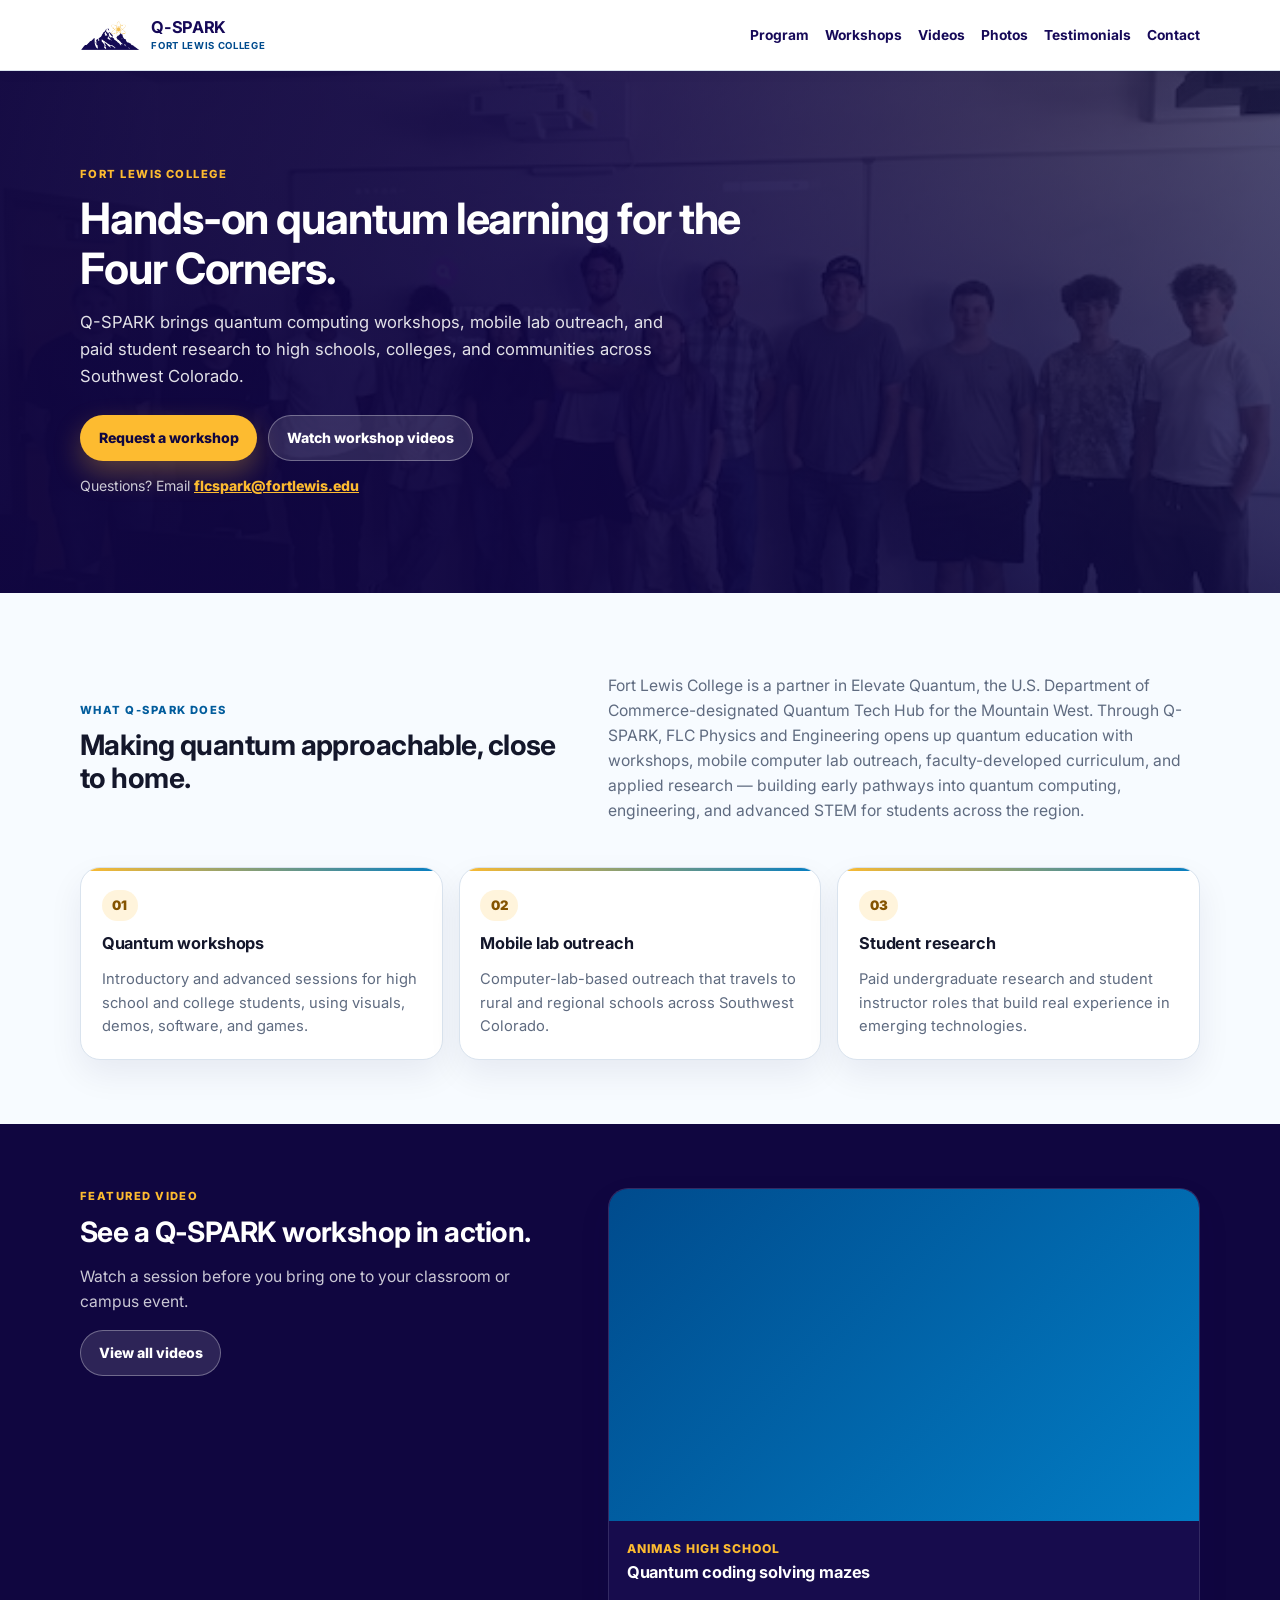
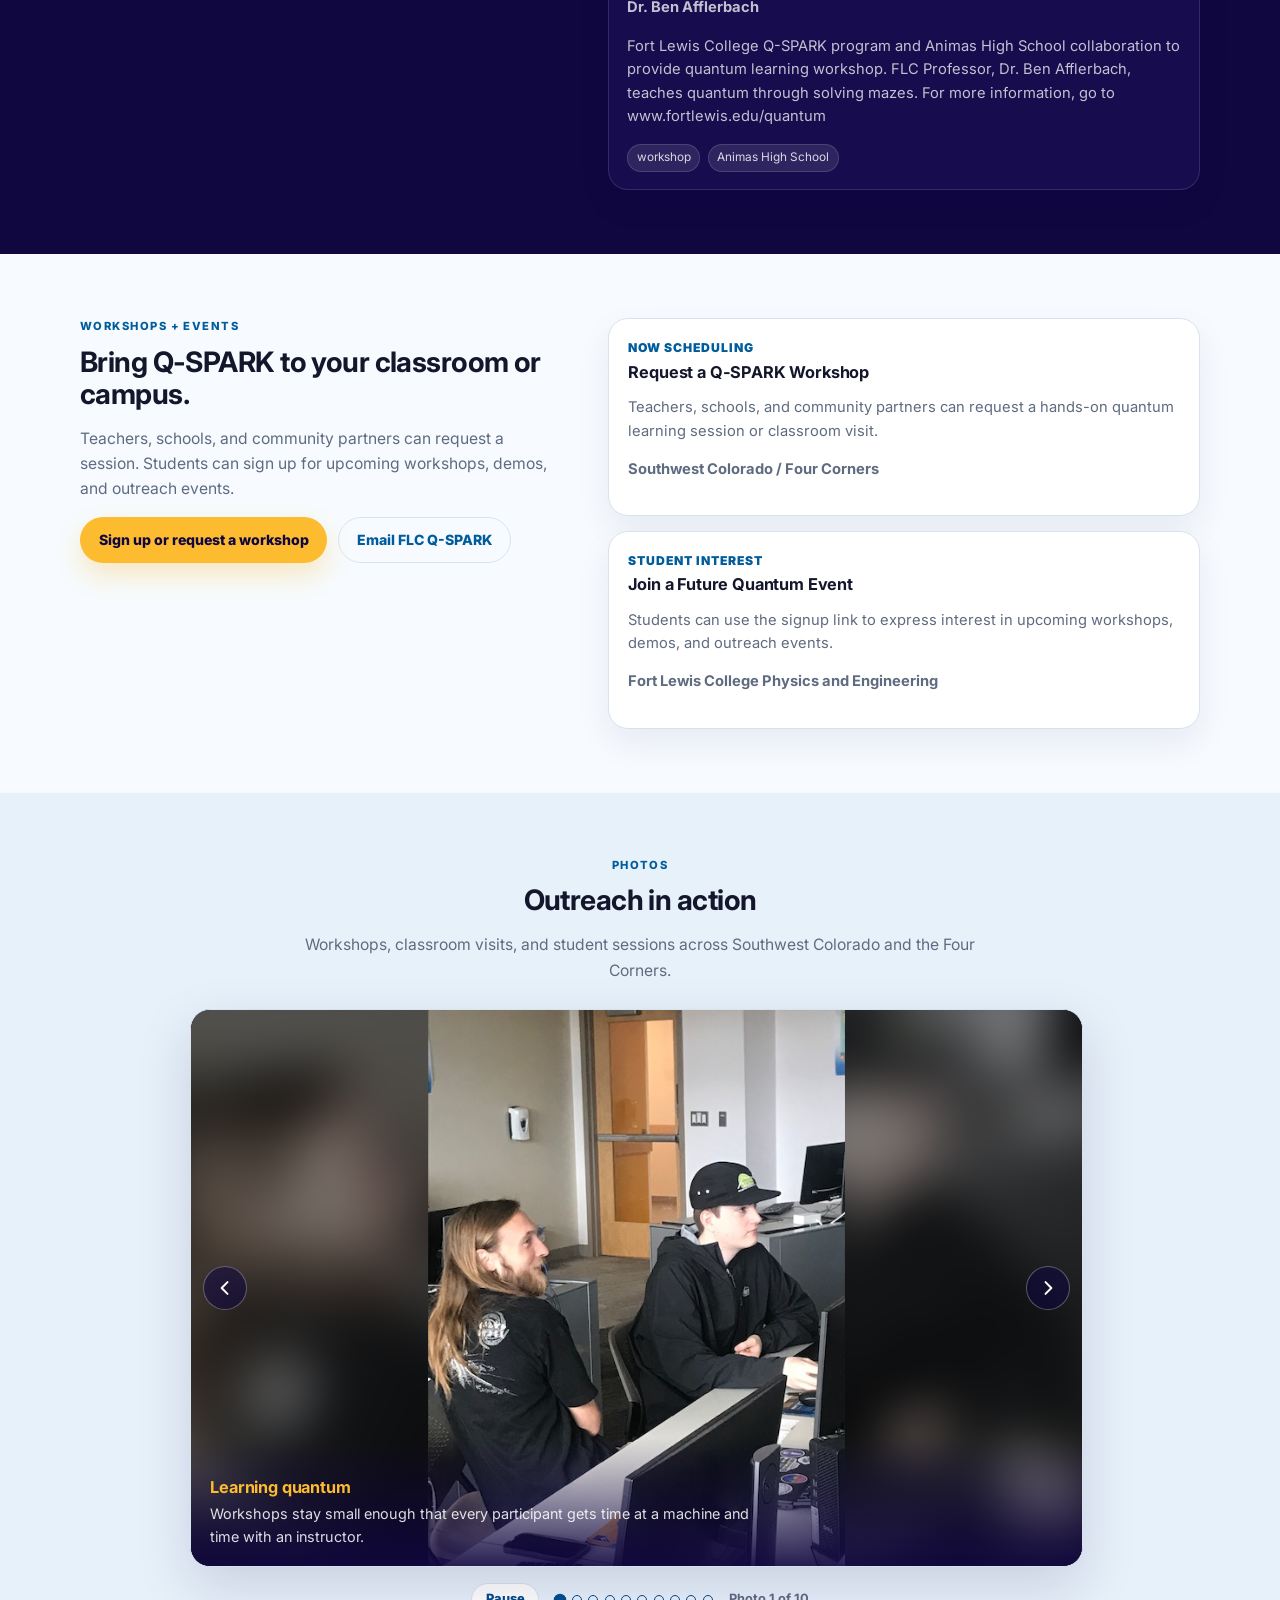
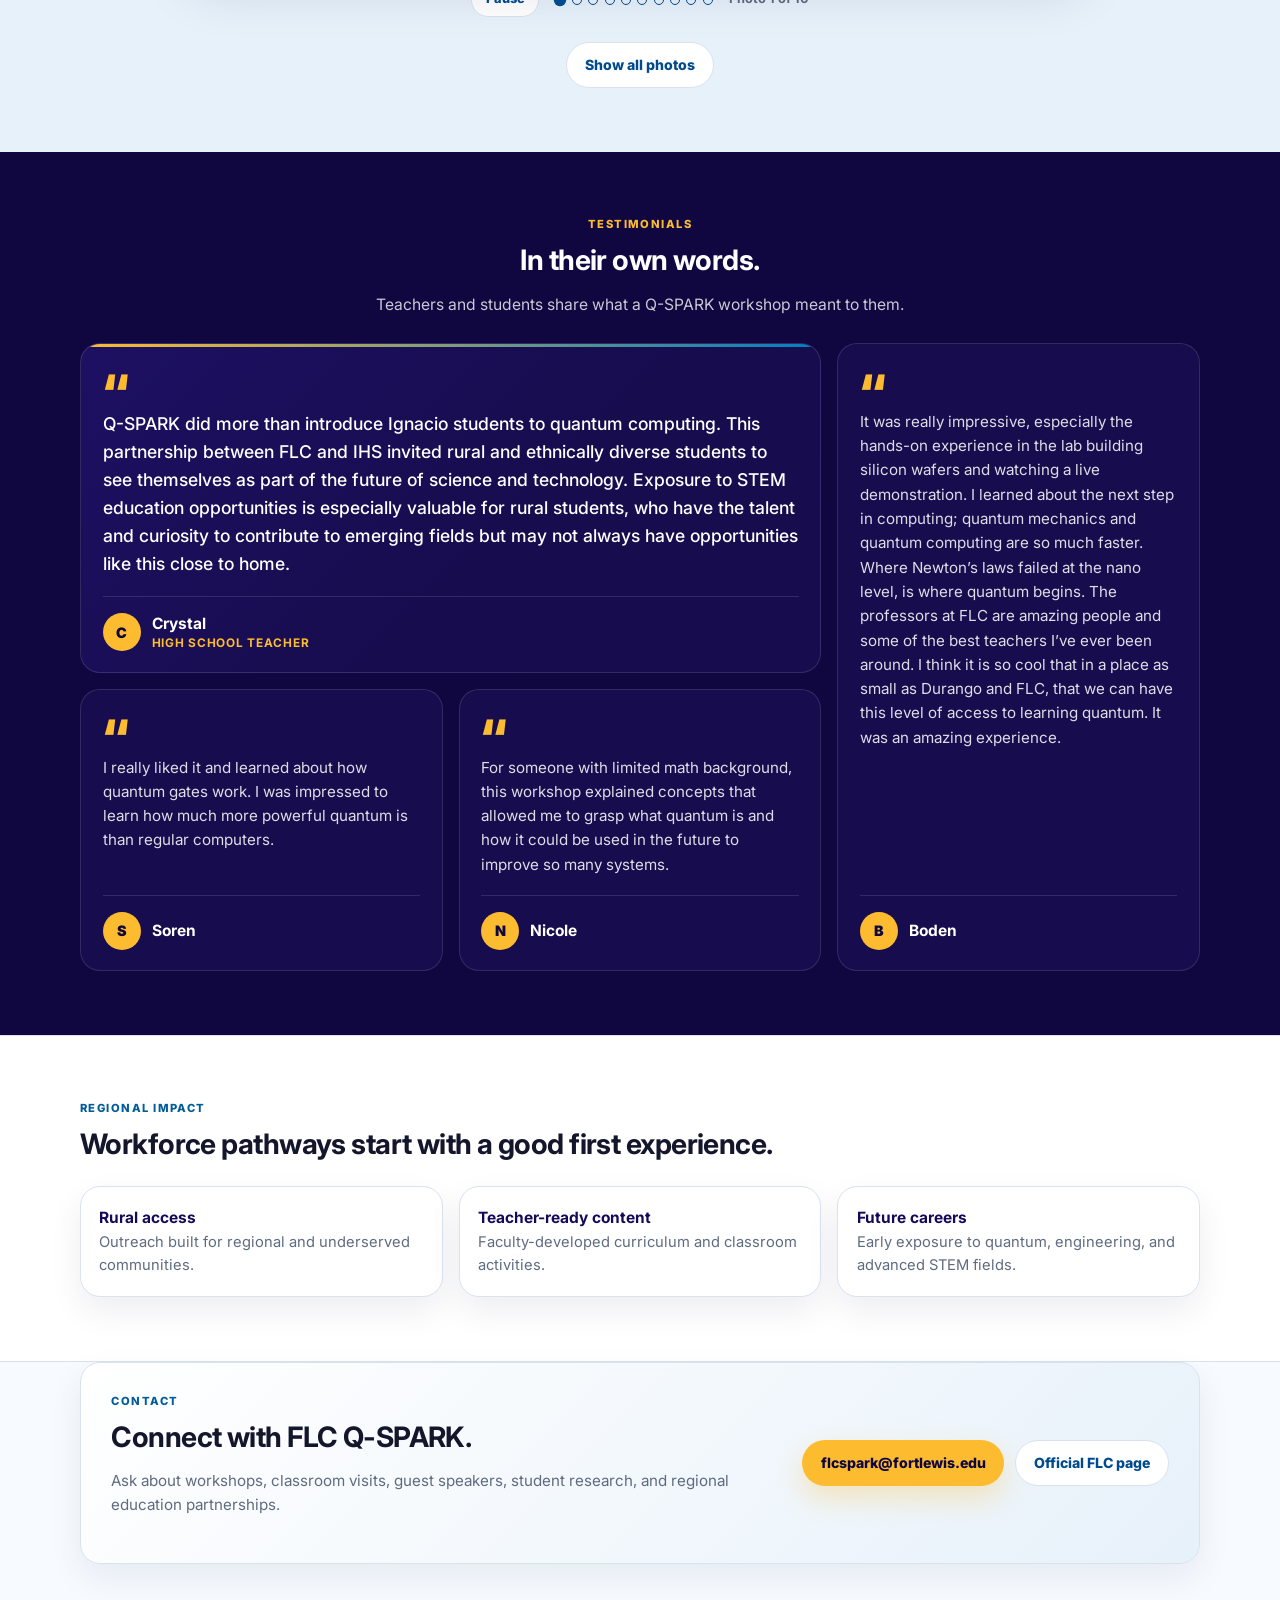
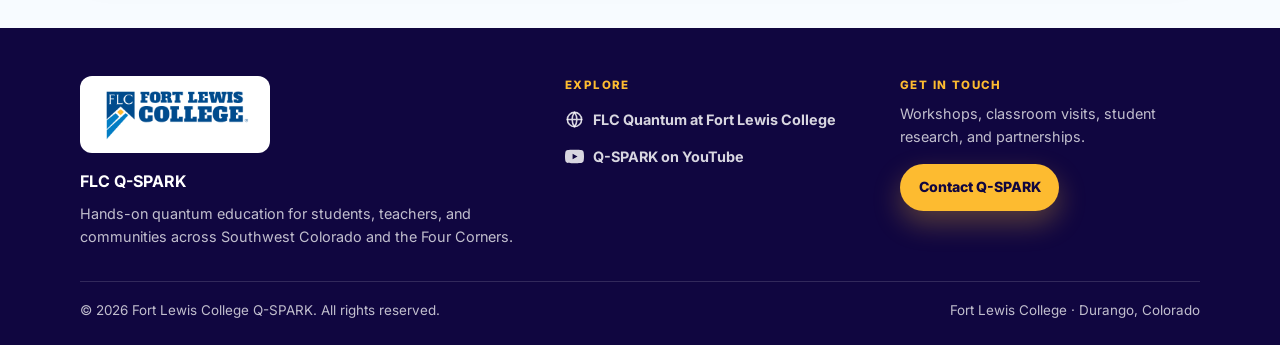
<file: index.html>
<!doctype html>
<html lang="en">
<head>
  <meta charset="utf-8">
  <meta name="viewport" content="width=device-width, initial-scale=1">
  <title>FLC Q-SPARK | Quantum Learning for the Four Corners</title>
  <meta name="description" content="Fort Lewis College Q-SPARK connects students, teachers, and regional communities to hands-on quantum computing education, workshops, and research pathways.">
  <link rel="icon" href="assets/logo/qspark-mark.png">
  <link rel="preconnect" href="https://fonts.googleapis.com">
  <link rel="preconnect" href="https://fonts.gstatic.com" crossorigin>
  <link href="https://fonts.googleapis.com/css2?family=Inter:wght@400;500;600;700;800&display=swap" rel="stylesheet">
  <link rel="stylesheet" href="styles.css">
</head>
<body>
  <a class="skip-link" href="#main">Skip to content</a>
  <header class="site-header" data-header>
    <div class="container nav-wrap">
      <a class="brand" href="index.html" aria-label="FLC Q-SPARK home">
        <img src="assets/logo/qspark-mark.png" alt="" class="brand-logo" width="412" height="206">
        <span>
          <strong>Q-SPARK</strong>
          <small>Fort Lewis College</small>
        </span>
      </a>
      <button class="nav-toggle" type="button" aria-label="Open navigation" aria-expanded="false" data-nav-toggle>
        <span></span><span></span><span></span>
      </button>
      <nav class="site-nav" data-nav>
        <a href="#program">Program</a>
        <a href="#events">Workshops</a>
        <a href="videos.html">Videos</a>
        <a href="photos.html">Photos</a>
        <a href="#testimonials">Testimonials</a>
        <a href="#contact">Contact</a>
      </nav>
    </div>
  </header>

  <main id="main">
    <section class="hero" id="top">
      <img class="hero-bg" src="assets/photos/workshop-group.jpg" alt="" aria-hidden="true" width="640" height="480">
      <div class="container">
        <div class="hero-inner">
          <p class="eyebrow">Fort Lewis College</p>
          <h1>Hands-on quantum learning for the Four Corners.</h1>
          <p class="hero-text">Q-SPARK brings quantum computing workshops, mobile lab outreach, and paid student research to high schools, colleges, and communities across Southwest Colorado.</p>
          <div class="hero-actions">
            <a class="button primary" data-signup-link href="https://forms.cloud.microsoft/pages/responsepage.aspx?id=carsTXKOjEKW-wcjvNGYUTqGf9m3ek9DtELFqSrasz9UNklKTkhURUgxQzUzNjMwVDRZRzAyRUFHTC4u&amp;origin=lprLink&amp;route=shorturl" target="_blank" rel="noopener">Request a workshop</a>
            <a class="button secondary" href="videos.html">Watch workshop videos</a>
          </div>
          <p class="note">Questions? Email <a href="mailto:flcspark@fortlewis.edu">flcspark@fortlewis.edu</a></p>
        </div>
      </div>
    </section>

    <section class="section" id="program">
      <div class="container split">
        <div>
          <p class="eyebrow">What Q-SPARK does</p>
          <h2>Making quantum approachable, close to home.</h2>
        </div>
        <div class="copy-block">
          <p>Fort Lewis College is a partner in Elevate Quantum, the U.S. Department of Commerce-designated Quantum Tech Hub for the Mountain West. Through Q-SPARK, FLC Physics and Engineering opens up quantum education with workshops, mobile computer lab outreach, faculty-developed curriculum, and applied research &mdash; building early pathways into quantum computing, engineering, and advanced STEM for students across the region.</p>
        </div>
      </div>
      <div class="container card-grid">
        <article class="feature-card">
          <span class="icon">01</span>
          <h3>Quantum workshops</h3>
          <p>Introductory and advanced sessions for high school and college students, using visuals, demos, software, and games.</p>
        </article>
        <article class="feature-card">
          <span class="icon">02</span>
          <h3>Mobile lab outreach</h3>
          <p>Computer-lab-based outreach that travels to rural and regional schools across Southwest Colorado.</p>
        </article>
        <article class="feature-card">
          <span class="icon">03</span>
          <h3>Student research</h3>
          <p>Paid undergraduate research and student instructor roles that build real experience in emerging technologies.</p>
        </article>
      </div>
    </section>

    <section class="section blue-section" id="featured-video">
      <div class="container split align-start">
        <div>
          <p class="eyebrow">Featured video</p>
          <h2>See a Q-SPARK workshop in action.</h2>
          <p class="section-intro light">Watch a session before you bring one to your classroom or campus event.</p>
          <a class="button secondary" href="videos.html">View all videos</a>
        </div>
        <div id="featuredVideo" aria-live="polite"></div>
      </div>
    </section>

    <section class="section" id="events">
      <div class="container split align-start">
        <div>
          <p class="eyebrow">Workshops + events</p>
          <h2>Bring Q-SPARK to your classroom or campus.</h2>
          <p class="section-intro">Teachers, schools, and community partners can request a session. Students can sign up for upcoming workshops, demos, and outreach events.</p>
          <div class="stacked-actions">
            <a class="button primary" id="signupLink" data-signup-link href="https://forms.cloud.microsoft/pages/responsepage.aspx?id=carsTXKOjEKW-wcjvNGYUTqGf9m3ek9DtELFqSrasz9UNklKTkhURUgxQzUzNjMwVDRZRzAyRUFHTC4u&amp;origin=lprLink&amp;route=shorturl" target="_blank" rel="noopener">Sign up or request a workshop</a>
            <a class="button ghost" href="mailto:flcspark@fortlewis.edu?subject=Q-SPARK%20Workshop%20Interest">Email FLC Q-SPARK</a>
          </div>
        </div>
        <div class="event-list" id="eventList"></div>
      </div>
    </section>

    <section class="section gallery-section" id="photos">
      <div class="container section-heading">
        <p class="eyebrow">Photos</p>
        <h2>Outreach in action</h2>
        <p>Workshops, classroom visits, and student sessions across Southwest Colorado and the Four Corners.</p>
      </div>
      <div class="container">
        <div class="slideshow" id="photoSlideshow" aria-roledescription="carousel" aria-label="Q-SPARK photo slideshow"></div>
      </div>
      <div class="container gallery-actions">
        <a class="button secondary" href="photos.html">Show all photos</a>
      </div>
    </section>

    <section class="section blue-section" id="testimonials">
      <div class="container section-heading">
        <p class="eyebrow">Testimonials</p>
        <h2>In their own words.</h2>
        <p>Teachers and students share what a Q-SPARK workshop meant to them.</p>
      </div>
      <div class="container testimonial-grid">
        <figure class="testimonial is-featured">
          <blockquote>
            <p>Q-SPARK did more than introduce Ignacio students to quantum computing. This partnership between FLC and IHS invited rural and ethnically diverse students to see themselves as part of the future of science and technology. Exposure to STEM education opportunities is especially valuable for rural students, who have the talent and curiosity to contribute to emerging fields but may not always have opportunities like this close to home.</p>
          </blockquote>
          <figcaption class="testimonial-author">
            <span class="testimonial-initial" aria-hidden="true">C</span>
            <span><strong>Crystal</strong><small>High School Teacher</small></span>
          </figcaption>
        </figure>
        <figure class="testimonial is-tall">
          <blockquote>
            <p>It was really impressive, especially the hands-on experience in the lab building silicon wafers and watching a live demonstration. I learned about the next step in computing; quantum mechanics and quantum computing are so much faster. Where Newton&rsquo;s laws failed at the nano level, is where quantum begins. The professors at FLC are amazing people and some of the best teachers I&rsquo;ve ever been around. I think it is so cool that in a place as small as Durango and FLC, that we can have this level of access to learning quantum. It was an amazing experience.</p>
          </blockquote>
          <figcaption class="testimonial-author">
            <span class="testimonial-initial" aria-hidden="true">B</span>
            <span><strong>Boden</strong></span>
          </figcaption>
        </figure>
        <figure class="testimonial">
          <blockquote>
            <p>I really liked it and learned about how quantum gates work. I was impressed to learn how much more powerful quantum is than regular computers.</p>
          </blockquote>
          <figcaption class="testimonial-author">
            <span class="testimonial-initial" aria-hidden="true">S</span>
            <span><strong>Soren</strong></span>
          </figcaption>
        </figure>
        <figure class="testimonial">
          <blockquote>
            <p>For someone with limited math background, this workshop explained concepts that allowed me to grasp what quantum is and how it could be used in the future to improve so many systems.</p>
          </blockquote>
          <figcaption class="testimonial-author">
            <span class="testimonial-initial" aria-hidden="true">N</span>
            <span><strong>Nicole</strong></span>
          </figcaption>
        </figure>
      </div>
    </section>

    <section class="section impact-band" id="impact">
      <div class="container">
        <p class="eyebrow">Regional impact</p>
        <h2>Workforce pathways start with a good first experience.</h2>
        <div class="impact-list">
          <div><strong>Rural access</strong><span>Outreach built for regional and underserved communities.</span></div>
          <div><strong>Teacher-ready content</strong><span>Faculty-developed curriculum and classroom activities.</span></div>
          <div><strong>Future careers</strong><span>Early exposure to quantum, engineering, and advanced STEM fields.</span></div>
        </div>
      </div>
    </section>

    <section class="section contact-section" id="contact">
      <div class="container contact-card">
        <div>
          <p class="eyebrow">Contact</p>
          <h2>Connect with FLC Q-SPARK.</h2>
          <p>Ask about workshops, classroom visits, guest speakers, student research, and regional education partnerships.</p>
        </div>
        <div class="contact-actions">
          <a class="button primary" href="mailto:flcspark@fortlewis.edu">flcspark@fortlewis.edu</a>
          <a class="button secondary" href="https://www.fortlewis.edu/quantum/" target="_blank" rel="noopener">Official FLC page</a>
        </div>
      </div>
    </section>
  </main>

  <footer class="site-footer">
    <div class="container footer-grid">
      <div class="footer-brand">
        <img src="assets/logo/flc-logo.png" alt="Fort Lewis College" class="footer-logo" width="454" height="160">
        <strong>FLC Q-SPARK</strong>
        <p>Hands-on quantum education for students, teachers, and communities across Southwest Colorado and the Four Corners.</p>
      </div>
      <div class="footer-links">
        <span class="footer-heading">Explore</span>
        <ul>
          <li>
            <a href="https://www.fortlewis.edu/quantum" target="_blank" rel="noopener">
              <svg viewBox="0 0 24 24" fill="none" stroke="currentColor" stroke-width="2" stroke-linecap="round" stroke-linejoin="round" aria-hidden="true"><circle cx="12" cy="12" r="9"></circle><path d="M3 12h18M12 3a15 15 0 0 1 0 18a15 15 0 0 1 0-18"></path></svg>
              FLC Quantum at Fort Lewis College
            </a>
          </li>
          <li>
            <a href="https://www.youtube.com/@FLCQSPARK" target="_blank" rel="noopener">
              <svg viewBox="0 0 24 24" fill="currentColor" aria-hidden="true"><path d="M23.5 6.2a3 3 0 0 0-2.1-2.1C19.5 3.5 12 3.5 12 3.5s-7.5 0-9.4.6A3 3 0 0 0 .5 6.2 31.2 31.2 0 0 0 0 12a31.2 31.2 0 0 0 .5 5.8 3 3 0 0 0 2.1 2.1c1.9.6 9.4.6 9.4.6s7.5 0 9.4-.6a3 3 0 0 0 2.1-2.1A31.2 31.2 0 0 0 24 12a31.2 31.2 0 0 0-.5-5.8ZM9.6 15.6V8.4l6.2 3.6-6.2 3.6Z"></path></svg>
              Q-SPARK on YouTube
            </a>
          </li>
        </ul>
      </div>
      <div class="footer-contact">
        <span class="footer-heading">Get in touch</span>
        <p>Workshops, classroom visits, student research, and partnerships.</p>
        <a class="button primary" href="mailto:flcspark@fortlewis.edu?subject=Q-SPARK%20Inquiry">Contact Q-SPARK</a>
      </div>
    </div>
    <div class="container footer-bottom">
      <p>&copy; <span data-year>2026</span> Fort Lewis College Q-SPARK. All rights reserved.</p>
      <p>Fort Lewis College &middot; Durango, Colorado</p>
    </div>
  </footer>

  <script src="script.js"></script>
</body>
</html>
</file>
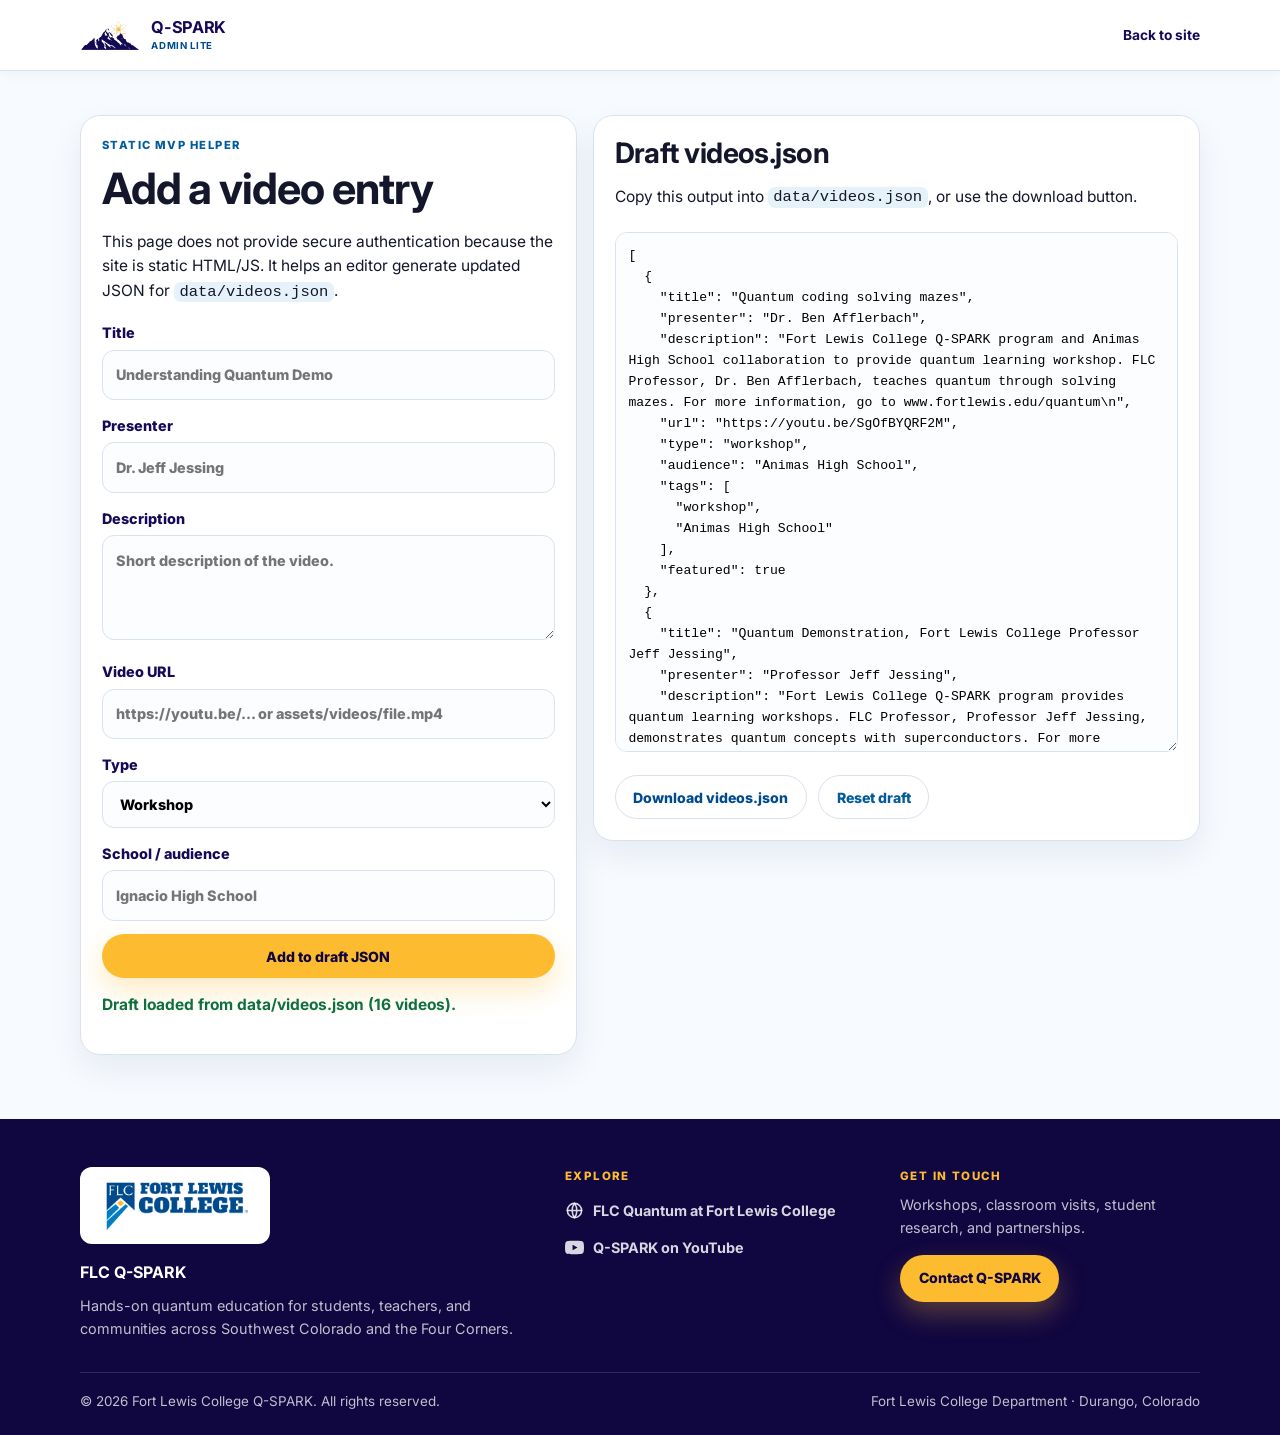
<file: admin.html>
<!doctype html>
<html lang="en">
<head>
  <meta charset="utf-8">
  <meta name="viewport" content="width=device-width, initial-scale=1">
  <title>Admin Lite | FLC Q-SPARK</title>
  <meta name="description" content="Static-site helper for preparing new Q-SPARK video entries.">
  <link rel="icon" href="assets/logo/qspark-mark.png">
  <link rel="preconnect" href="https://fonts.googleapis.com">
  <link rel="preconnect" href="https://fonts.gstatic.com" crossorigin>
  <link href="https://fonts.googleapis.com/css2?family=Inter:wght@400;500;600;700;800&display=swap" rel="stylesheet">
  <link rel="stylesheet" href="styles.css">
</head>
<body class="admin-page">
  <header class="site-header">
    <div class="container nav-wrap">
      <a class="brand" href="index.html">
        <img src="assets/logo/qspark-mark.png" alt="" class="brand-logo" width="412" height="206">
        <span><strong>Q-SPARK</strong><small>Admin Lite</small></span>
      </a>
      <nav class="site-nav always-open"><a href="index.html">Back to site</a></nav>
    </div>
  </header>
  <main class="section admin-main">
    <div class="container admin-grid">
      <section class="admin-card">
        <p class="eyebrow">Static MVP helper</p>
        <h1>Add a video entry</h1>
        <p>This page does not provide secure authentication because the site is static HTML/JS. It helps an editor generate updated JSON for <code>data/videos.json</code>.</p>
        <form id="videoForm" class="admin-form">
          <label>Title<input name="title" required placeholder="Understanding Quantum Demo"></label>
          <label>Presenter<input name="presenter" placeholder="Dr. Jeff Jessing"></label>
          <label>Description<textarea name="description" required placeholder="Short description of the video."></textarea></label>
          <label>Video URL<input name="url" required placeholder="https://youtu.be/... or assets/videos/file.mp4"></label>
          <label>Type<select name="type"><option value="workshop">Workshop</option><option value="demo">Demo</option><option value="trailer">Trailer</option></select></label>
          <label>School / audience<input name="audience" placeholder="Ignacio High School"></label>
          <button class="button primary" type="submit">Add to draft JSON</button>
        </form>
      </section>
      <section class="admin-card">
        <h2>Draft videos.json</h2>
        <p>Copy this output into <code>data/videos.json</code>, or use the download button.</p>
        <textarea id="jsonOutput" class="json-output" spellcheck="false"></textarea>
        <div class="stacked-actions compact-actions">
          <button class="button secondary" id="downloadJson" type="button">Download videos.json</button>
          <button class="button ghost" id="resetDraft" type="button">Reset draft</button>
        </div>
      </section>
    </div>
  </main>

  <footer class="site-footer">
    <div class="container footer-grid">
      <div class="footer-brand">
        <img src="assets/logo/flc-logo.png" alt="Fort Lewis College" class="footer-logo" width="454" height="160">
        <strong>FLC Q-SPARK</strong>
        <p>Hands-on quantum education for students, teachers, and communities across Southwest Colorado and the Four Corners.</p>
      </div>
      <div class="footer-links">
        <span class="footer-heading">Explore</span>
        <ul>
          <li>
            <a href="https://www.fortlewis.edu/quantum" target="_blank" rel="noopener">
              <svg viewBox="0 0 24 24" fill="none" stroke="currentColor" stroke-width="2" stroke-linecap="round" stroke-linejoin="round" aria-hidden="true"><circle cx="12" cy="12" r="9"></circle><path d="M3 12h18M12 3a15 15 0 0 1 0 18a15 15 0 0 1 0-18"></path></svg>
              FLC Quantum at Fort Lewis College
            </a>
          </li>
          <li>
            <a href="https://www.youtube.com/@FLCQSPARK" target="_blank" rel="noopener">
              <svg viewBox="0 0 24 24" fill="currentColor" aria-hidden="true"><path d="M23.5 6.2a3 3 0 0 0-2.1-2.1C19.5 3.5 12 3.5 12 3.5s-7.5 0-9.4.6A3 3 0 0 0 .5 6.2 31.2 31.2 0 0 0 0 12a31.2 31.2 0 0 0 .5 5.8 3 3 0 0 0 2.1 2.1c1.9.6 9.4.6 9.4.6s7.5 0 9.4-.6a3 3 0 0 0 2.1-2.1A31.2 31.2 0 0 0 24 12a31.2 31.2 0 0 0-.5-5.8ZM9.6 15.6V8.4l6.2 3.6-6.2 3.6Z"></path></svg>
              Q-SPARK on YouTube
            </a>
          </li>
        </ul>
      </div>
      <div class="footer-contact">
        <span class="footer-heading">Get in touch</span>
        <p>Workshops, classroom visits, student research, and partnerships.</p>
        <a class="button primary" href="mailto:flcspark@fortlewis.edu?subject=Q-SPARK%20Inquiry">Contact Q-SPARK</a>
      </div>
    </div>
    <div class="container footer-bottom">
      <p>&copy; <span data-year>2026</span> Fort Lewis College Q-SPARK. All rights reserved.</p>
      <p>Fort Lewis College Department &middot; Durango, Colorado</p>
    </div>
  </footer>

  <script src="admin.js"></script>
</body>
</html>
</file>
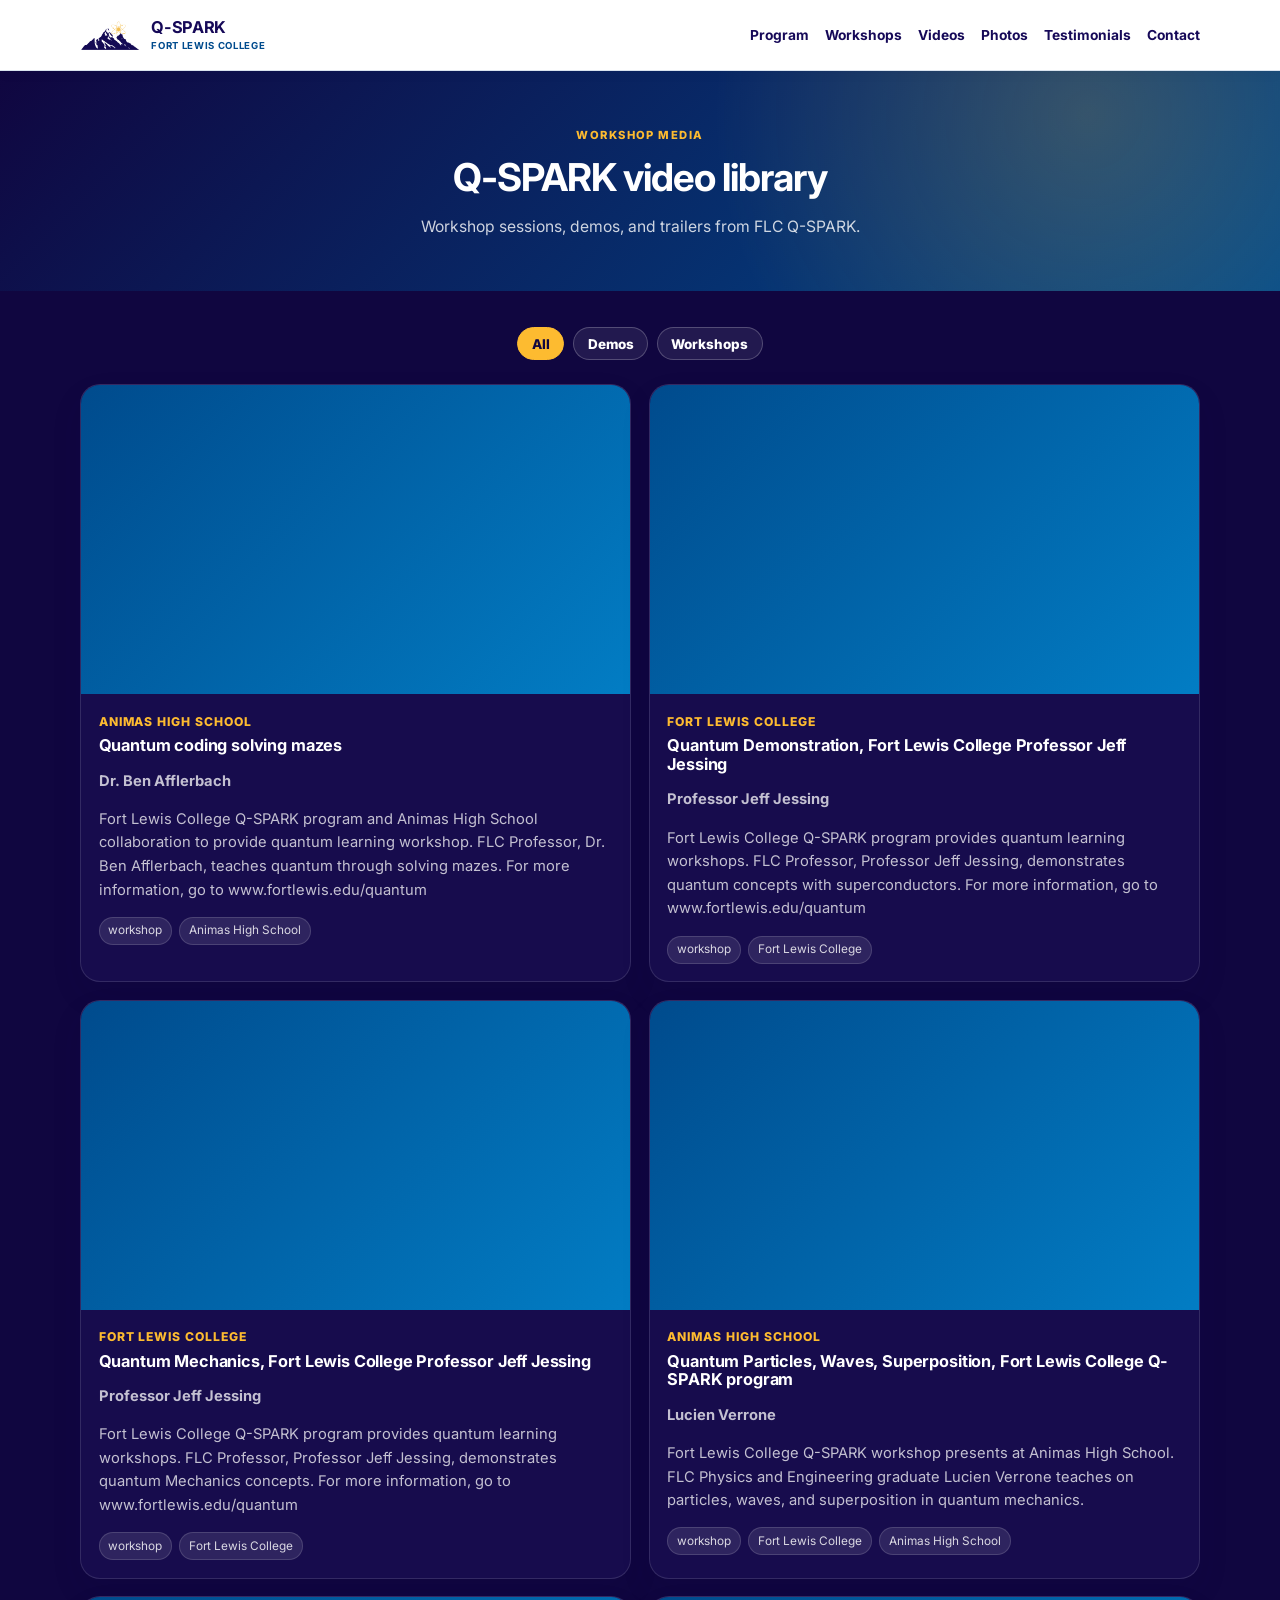
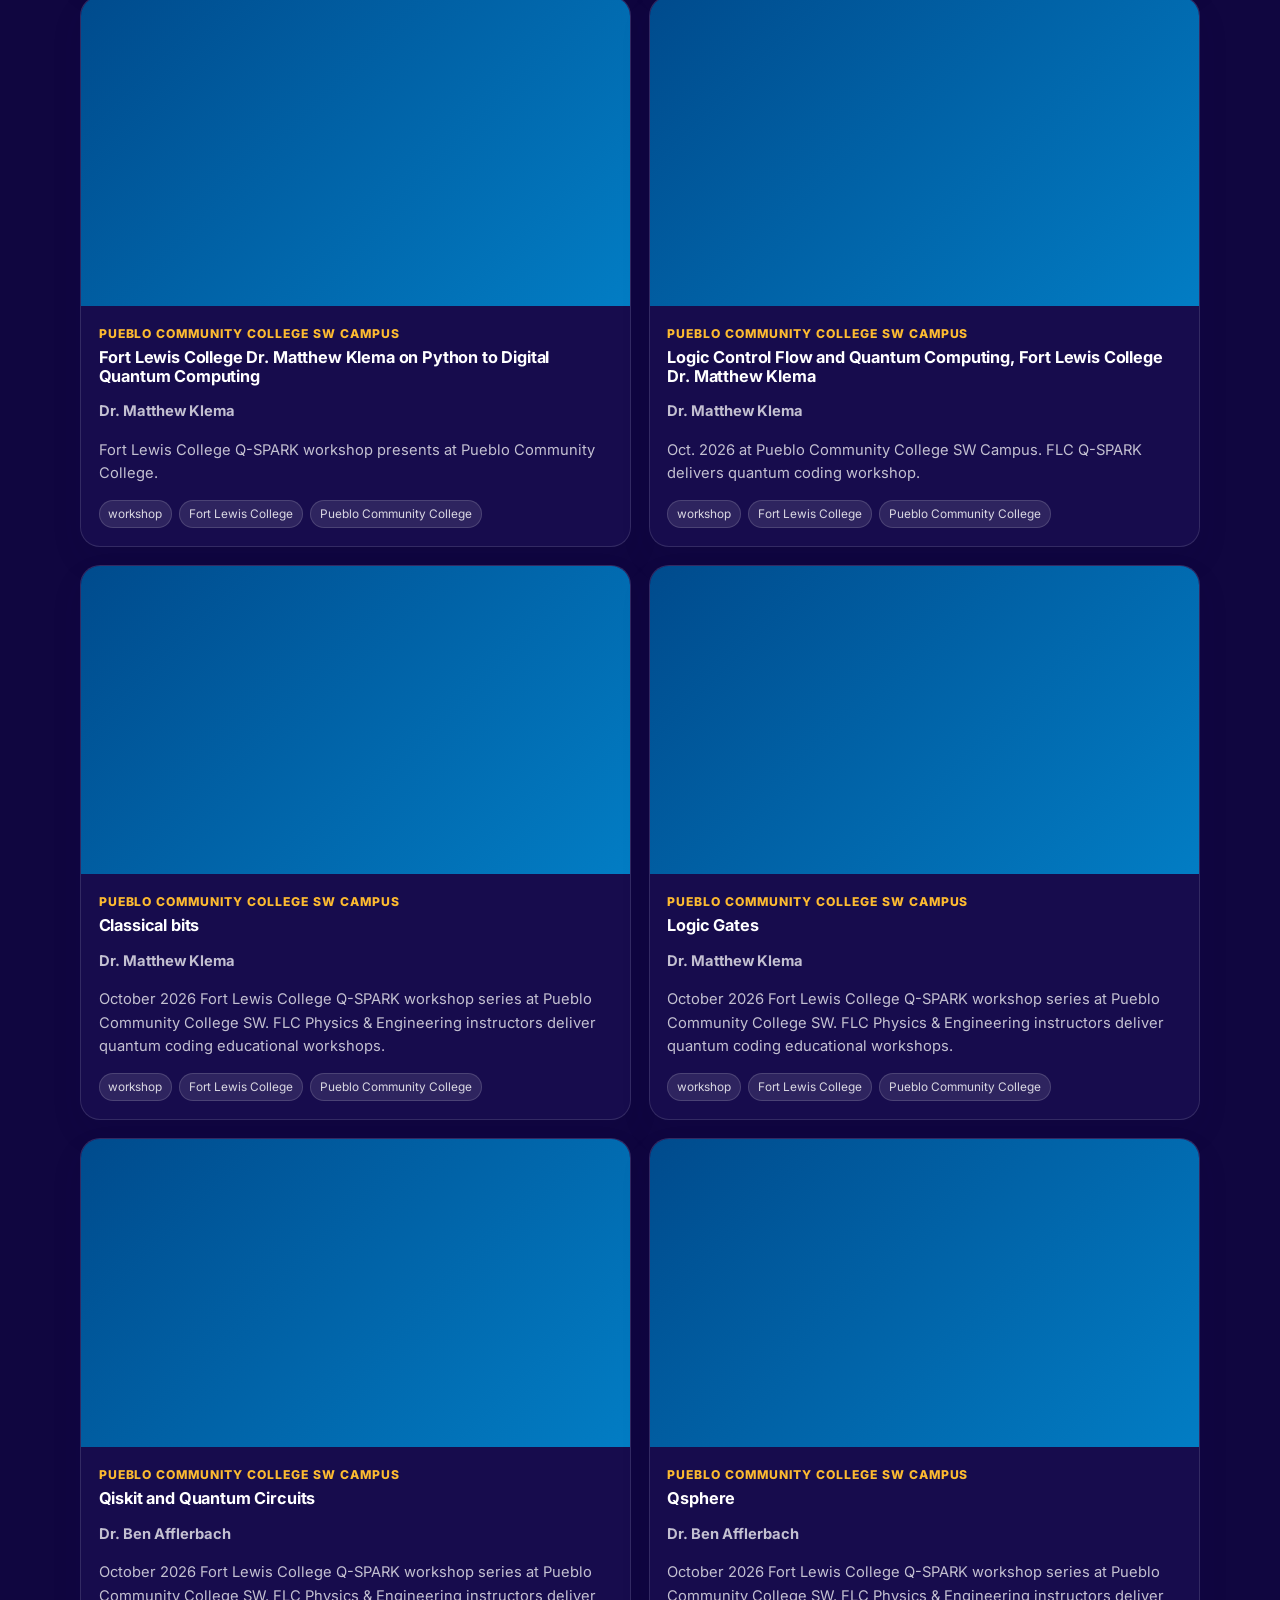
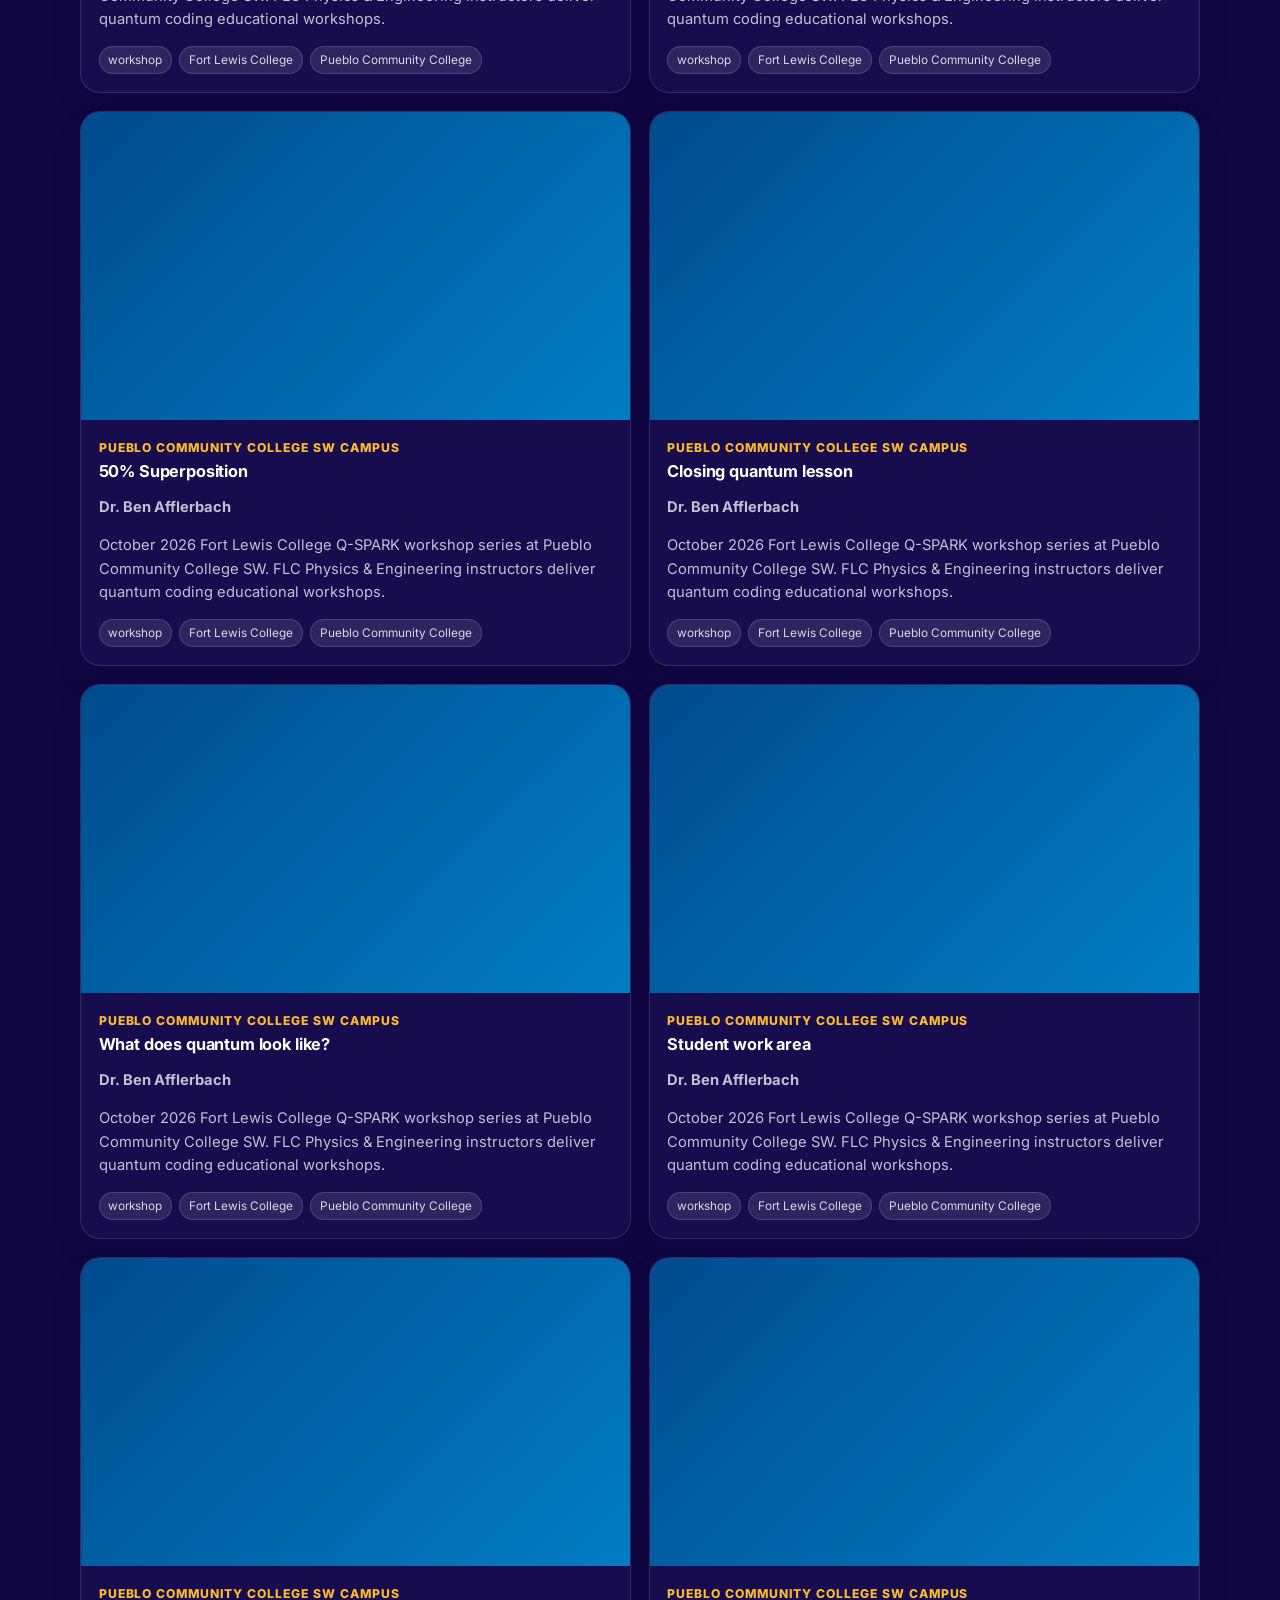
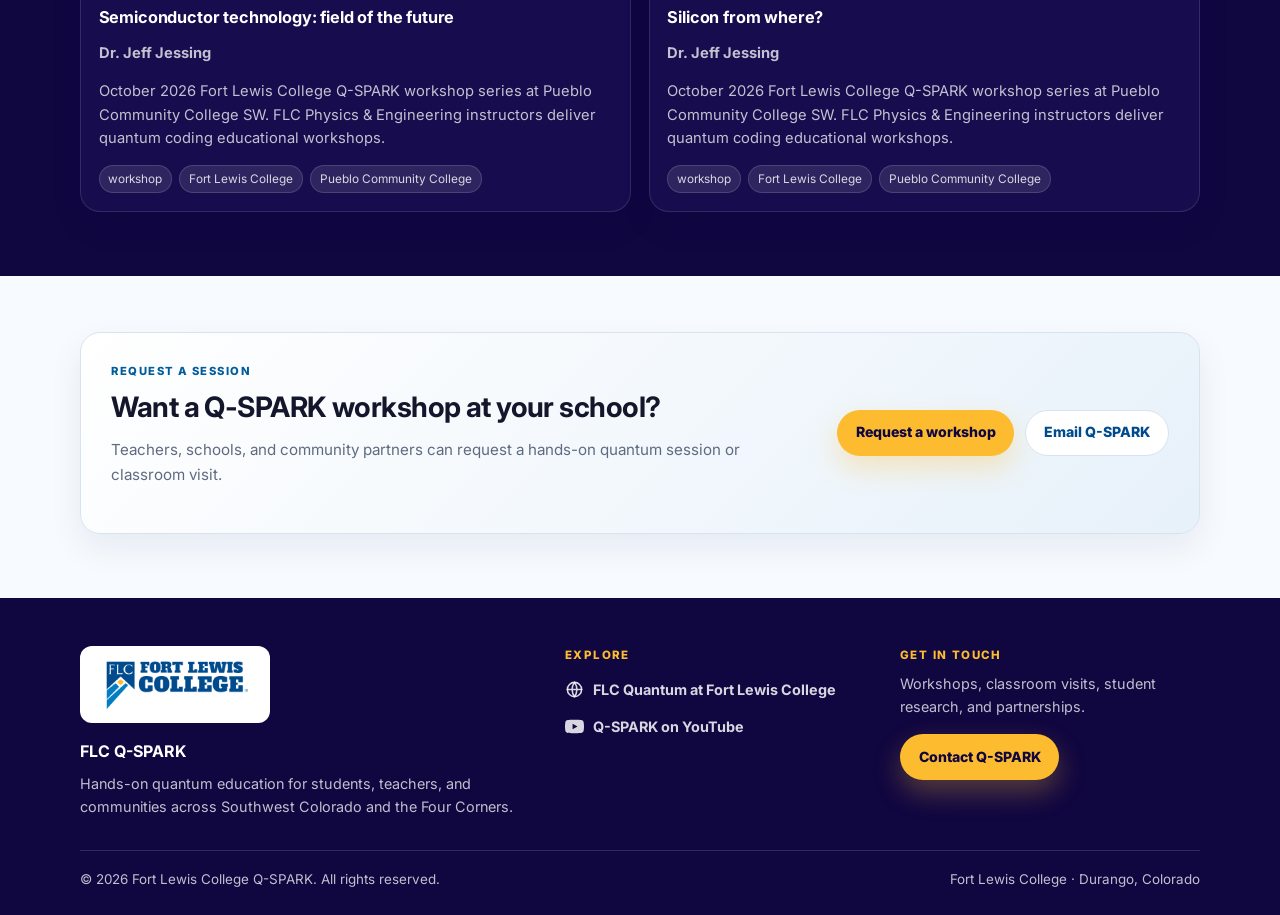
<file: videos.html>
<!doctype html>
<html lang="en">
<head>
  <meta charset="utf-8">
  <meta name="viewport" content="width=device-width, initial-scale=1">
  <title>Videos | FLC Q-SPARK</title>
  <meta name="description" content="FLC Q-SPARK workshop and demo video library.">
  <link rel="icon" href="assets/logo/qspark-mark.png">
  <link rel="preconnect" href="https://fonts.googleapis.com">
  <link rel="preconnect" href="https://fonts.gstatic.com" crossorigin>
  <link href="https://fonts.googleapis.com/css2?family=Inter:wght@400;500;600;700;800&display=swap" rel="stylesheet">
  <link rel="stylesheet" href="styles.css">
</head>
<body>
  <a class="skip-link" href="#main">Skip to content</a>
  <header class="site-header" data-header>
    <div class="container nav-wrap">
      <a class="brand" href="index.html" aria-label="FLC Q-SPARK home">
        <img src="assets/logo/qspark-mark.png" alt="" class="brand-logo" width="412" height="206">
        <span>
          <strong>Q-SPARK</strong>
          <small>Fort Lewis College</small>
        </span>
      </a>
      <button class="nav-toggle" type="button" aria-label="Open navigation" aria-expanded="false" data-nav-toggle>
        <span></span><span></span><span></span>
      </button>
      <nav class="site-nav" data-nav>
        <a href="index.html#program">Program</a>
        <a href="index.html#events">Workshops</a>
        <a href="videos.html">Videos</a>
        <a href="photos.html">Photos</a>
        <a href="index.html#testimonials">Testimonials</a>
        <a href="index.html#contact">Contact</a>
      </nav>
    </div>
  </header>

  <main id="main">
    <section class="page-hero">
      <div class="container section-heading">
        <p class="eyebrow">Workshop media</p>
        <h1>Q-SPARK video library</h1>
        <p>Workshop sessions, demos, and trailers from FLC Q-SPARK.</p>
      </div>
    </section>

    <section class="section blue-section videos-page-section">
      <div class="container filters" aria-label="Video filters">
        <button class="chip active" type="button" data-filter="all">All</button>
        <button class="chip" type="button" data-filter="demo">Demos</button>
        <button class="chip" type="button" data-filter="workshop">Workshops</button>
      </div>
      <div class="container video-grid" id="videoGrid" aria-live="polite"></div>
    </section>

    <section class="section contact-section video-contact-section">
      <div class="container contact-card">
        <div>
          <p class="eyebrow">Request a session</p>
          <h2>Want a Q-SPARK workshop at your school?</h2>
          <p>Teachers, schools, and community partners can request a hands-on quantum session or classroom visit.</p>
        </div>
        <div class="contact-actions">
          <a class="button primary" data-signup-link href="https://forms.cloud.microsoft/pages/responsepage.aspx?id=carsTXKOjEKW-wcjvNGYUTqGf9m3ek9DtELFqSrasz9UNklKTkhURUgxQzUzNjMwVDRZRzAyRUFHTC4u&amp;origin=lprLink&amp;route=shorturl" target="_blank" rel="noopener">Request a workshop</a>
          <a class="button secondary" href="mailto:flcspark@fortlewis.edu">Email Q-SPARK</a>
        </div>
      </div>
    </section>
  </main>

  <footer class="site-footer">
    <div class="container footer-grid">
      <div class="footer-brand">
        <img src="assets/logo/flc-logo.png" alt="Fort Lewis College" class="footer-logo" width="454" height="160">
        <strong>FLC Q-SPARK</strong>
        <p>Hands-on quantum education for students, teachers, and communities across Southwest Colorado and the Four Corners.</p>
      </div>
      <div class="footer-links">
        <span class="footer-heading">Explore</span>
        <ul>
          <li>
            <a href="https://www.fortlewis.edu/quantum" target="_blank" rel="noopener">
              <svg viewBox="0 0 24 24" fill="none" stroke="currentColor" stroke-width="2" stroke-linecap="round" stroke-linejoin="round" aria-hidden="true"><circle cx="12" cy="12" r="9"></circle><path d="M3 12h18M12 3a15 15 0 0 1 0 18a15 15 0 0 1 0-18"></path></svg>
              FLC Quantum at Fort Lewis College
            </a>
          </li>
          <li>
            <a href="https://www.youtube.com/@FLCQSPARK" target="_blank" rel="noopener">
              <svg viewBox="0 0 24 24" fill="currentColor" aria-hidden="true"><path d="M23.5 6.2a3 3 0 0 0-2.1-2.1C19.5 3.5 12 3.5 12 3.5s-7.5 0-9.4.6A3 3 0 0 0 .5 6.2 31.2 31.2 0 0 0 0 12a31.2 31.2 0 0 0 .5 5.8 3 3 0 0 0 2.1 2.1c1.9.6 9.4.6 9.4.6s7.5 0 9.4-.6a3 3 0 0 0 2.1-2.1A31.2 31.2 0 0 0 24 12a31.2 31.2 0 0 0-.5-5.8ZM9.6 15.6V8.4l6.2 3.6-6.2 3.6Z"></path></svg>
              Q-SPARK on YouTube
            </a>
          </li>
        </ul>
      </div>
      <div class="footer-contact">
        <span class="footer-heading">Get in touch</span>
        <p>Workshops, classroom visits, student research, and partnerships.</p>
        <a class="button primary" href="mailto:flcspark@fortlewis.edu?subject=Q-SPARK%20Inquiry">Contact Q-SPARK</a>
      </div>
    </div>
    <div class="container footer-bottom">
      <p>&copy; <span data-year>2026</span> Fort Lewis College Q-SPARK. All rights reserved.</p>
      <p>Fort Lewis College &middot; Durango, Colorado</p>
    </div>
  </footer>

  <script src="script.js"></script>
</body>
</html>
</file>
<file: styles.css>
:root {
  /* Brand colors sampled from the Q-SPARK and Fort Lewis College logos */
  --blue-950: #100640;
  --blue-900: #160958; /* Q-SPARK logo navy */
  --blue-800: #004b8d; /* Fort Lewis College blue */
  --blue-700: #015c9c;
  --blue-500: #027dc4; /* FLC light blue */
  --blue-100: #e7f1fa;
  --gold-500: #fdbb30; /* Q-SPARK logo gold */
  --gold-400: #ffd066;
  --gold-100: #fff4dc;
  --gold-ink: #855400;
  --ink: #14172b;
  --muted: #5f6b80;
  --line: #d9e3ee;
  --bg: #f7fbff;
  --white: #ffffff;
  --shadow: 0 20px 56px rgba(16, 6, 64, .14);
  --radius: 20px;
}

* { box-sizing: border-box; }
html { scroll-behavior: smooth; }
body {
  margin: 0;
  font-family: Inter, system-ui, -apple-system, BlinkMacSystemFont, "Segoe UI", sans-serif;
  color: var(--ink);
  background: var(--bg);
  font-size: .97rem;
  line-height: 1.6;
}
a { color: var(--blue-700); }
img { max-width: 100%; display: block; }
code { background: rgba(2, 125, 196, .1); padding: .08rem .35rem; border-radius: 7px; }
.container { width: min(1120px, calc(100% - 40px)); margin: 0 auto; }
.skip-link { position: absolute; left: -999px; top: 1rem; background: var(--white); padding: .75rem 1rem; z-index: 20; }
.skip-link:focus { left: 1rem; }
.site-header {
  position: sticky; top: 0; z-index: 10;
  background: var(--white);
  border-bottom: 1px solid var(--line);
  box-shadow: 0 1px 14px rgba(16, 6, 64, .05);
}
.nav-wrap { display: flex; align-items: center; justify-content: space-between; min-height: 70px; gap: 1rem; }
.brand { display: inline-flex; align-items: center; gap: .7rem; color: var(--blue-900); text-decoration: none; }
.brand-logo { width: 60px; height: auto; }
.brand strong, .brand small { display: block; line-height: 1.05; }
.brand strong { font-size: 1.02rem; letter-spacing: -.02em; }
.brand small { color: var(--blue-800); font-weight: 700; letter-spacing: .07em; text-transform: uppercase; font-size: .6rem; margin-top: .28rem; }
.site-nav { display: flex; align-items: center; gap: 1rem; }
.site-nav a { color: var(--blue-900); text-decoration: none; font-weight: 700; font-size: .86rem; white-space: nowrap; }
.site-nav a:hover { color: var(--blue-700); }
.nav-admin { padding: .42rem .75rem; border: 1px solid var(--line); border-radius: 999px; background: var(--bg); }
.nav-toggle { display: none; border: 0; background: transparent; width: 42px; height: 42px; padding: 8px; }
.nav-toggle span { display: block; height: 2px; background: var(--blue-900); margin: 6px 0; }

/* Hero with workshop photo background */
.hero {
  position: relative;
  display: grid; align-items: center;
  min-height: clamp(400px, 58vh, 540px);
  padding: 60px 0;
  background: var(--blue-950);
  color: var(--white);
  overflow: hidden;
}
.hero-bg {
  position: absolute; inset: 0;
  width: 100%; height: 100%;
  object-fit: cover; object-position: center 40%;
  filter: saturate(.7) contrast(1.05);
  transform: scale(1.06);
}
.hero::after {
  content: ""; position: absolute; inset: 0;
  background:
    linear-gradient(180deg, rgba(16, 6, 64, .62), rgba(16, 6, 64, .8)),
    linear-gradient(100deg, rgba(16, 6, 64, .92) 0%, rgba(22, 9, 88, .7) 46%, rgba(0, 75, 141, .26) 100%),
    radial-gradient(circle at 84% 16%, rgba(253, 187, 48, .22), transparent 46%);
}
.hero-inner { position: relative; z-index: 1; max-width: 720px; }
.eyebrow { margin: 0 0 .6rem; color: var(--blue-700); letter-spacing: .13em; text-transform: uppercase; font-weight: 800; font-size: .7rem; }
.hero .eyebrow, .page-hero .eyebrow, .blue-section .eyebrow { color: var(--gold-500); }
h1, h2, h3 { line-height: 1.15; margin: 0; color: inherit; }
h1 { font-size: clamp(1.8rem, 3.4vw, 2.7rem); letter-spacing: -.025em; }
h2 { font-size: clamp(1.35rem, 2.2vw, 1.85rem); letter-spacing: -.02em; }
h3 { font-size: 1.02rem; letter-spacing: -.01em; }
.hero-text { font-size: clamp(.98rem, 1.3vw, 1.06rem); color: rgba(255, 255, 255, .88); max-width: 620px; margin: 1rem 0 1.6rem; }
.hero-actions, .stacked-actions, .contact-actions { display: flex; flex-wrap: wrap; gap: .7rem; align-items: center; }
.button { display: inline-flex; align-items: center; justify-content: center; min-height: 44px; padding: .68rem 1.1rem; border-radius: 999px; font-weight: 800; font-size: .88rem; text-decoration: none; border: 1px solid transparent; cursor: pointer; font-family: inherit; }
.button.primary { background: var(--gold-500); color: var(--blue-950); box-shadow: 0 12px 28px rgba(253, 187, 48, .3); }
.button.primary:hover { background: var(--gold-400); }
.button.secondary { background: var(--white); color: var(--blue-800); border-color: var(--line); }
.button.ghost { background: transparent; color: var(--blue-700); border-color: var(--line); }
.hero .button.secondary, .blue-section .button.secondary { background: rgba(255, 255, 255, .12); color: var(--white); border-color: rgba(255, 255, 255, .32); }
.note { color: rgba(255, 255, 255, .78); font-size: .88rem; margin-bottom: 0; }
.note a { color: var(--gold-500); font-weight: 800; }

.section { padding: 64px 0; }
.split { display: grid; grid-template-columns: .9fr 1.1fr; gap: 44px; align-items: center; }
.align-start { align-items: start; }
.copy-block p, .section-intro { color: var(--muted); font-size: .98rem; }
.card-grid { display: grid; grid-template-columns: repeat(3, 1fr); gap: 1rem; margin-top: 28px; }
.feature-card { padding: 1.4rem 1.3rem 1.3rem; position: relative; overflow: hidden; }
.feature-card::before { content: ""; position: absolute; inset: 0 0 auto; height: 3px; background: linear-gradient(90deg, var(--gold-500), var(--blue-500)); }
.icon { display: inline-flex; font-weight: 900; font-size: .82rem; color: var(--gold-ink); background: var(--gold-100); border-radius: 999px; padding: .3rem .65rem; margin-bottom: .85rem; }
.feature-card p, .video-card p, .event-card p, .photo-card p, .impact-list span { color: var(--muted); font-size: .92rem; }
.feature-card p { margin-bottom: 0; }
.feature-card, .event-card, .video-card, .photo-card, .impact-list div, .contact-card, .admin-card { background: var(--white); border: 1px solid var(--line); border-radius: var(--radius); box-shadow: 0 14px 34px rgba(16, 6, 64, .07); }
.blue-section { background: var(--blue-950); color: var(--white); }
.section-heading { max-width: 720px; text-align: center; margin: 0 auto 26px; }
.section-heading p:not(.eyebrow) { color: var(--muted); font-size: .98rem; }
.blue-section .section-heading p:not(.eyebrow), .light { color: rgba(255, 255, 255, .78); }
.filters { display: flex; justify-content: center; flex-wrap: wrap; gap: .55rem; margin-bottom: 24px; }
.chip { border: 1px solid rgba(255, 255, 255, .22); border-radius: 999px; padding: .48rem .85rem; background: rgba(255, 255, 255, .08); color: var(--white); font-weight: 800; font-size: .84rem; cursor: pointer; font-family: inherit; }
.chip.active { background: var(--gold-500); border-color: var(--gold-500); color: var(--blue-950); }
.video-grid { display: grid; grid-template-columns: repeat(2, 1fr); gap: 1.1rem; }
.video-card { overflow: hidden; background: #170c4d; border-color: rgba(255, 255, 255, .12); color: var(--white); }
.video-frame { aspect-ratio: 16 / 9; background: linear-gradient(135deg, var(--blue-800), var(--blue-500)); display: grid; place-items: center; }
.video-frame iframe, .video-frame video { width: 100%; height: 100%; border: 0; }
.video-placeholder { text-align: center; padding: 2rem; font-weight: 800; }
.video-body { padding: 1.1rem; }
.video-body p { color: rgba(255, 255, 255, .74); }
.video-meta { color: var(--gold-500); font-weight: 800; font-size: .76rem; text-transform: uppercase; letter-spacing: .08em; margin-bottom: .3rem; }
.video-tags { display: flex; gap: .45rem; flex-wrap: wrap; margin-top: .75rem; }
.video-tags span { background: rgba(255, 255, 255, .1); border: 1px solid rgba(255, 255, 255, .14); border-radius: 999px; padding: .22rem .55rem; font-size: .74rem; color: rgba(255, 255, 255, .82); }
.event-list { display: grid; gap: .9rem; }
.event-card { padding: 1.2rem; }
.event-date { color: var(--blue-700); font-weight: 900; text-transform: uppercase; font-size: .76rem; letter-spacing: .08em; margin-bottom: .3rem; }
.gallery-section { background: var(--blue-100); }
.gallery-actions { display: flex; justify-content: center; margin-top: 1.6rem; }
.gallery-grid { display: grid; grid-template-columns: repeat(auto-fill, minmax(260px, 1fr)); gap: 1rem; }
.photo-card { display: flex; flex-direction: column; overflow: hidden; }
.photo-open { display: block; width: 100%; padding: 0; border: 0; background: none; cursor: zoom-in; }
.photo-card img { width: 100%; aspect-ratio: 4 / 3; object-fit: cover; background: linear-gradient(135deg, var(--blue-800), var(--blue-500)); transition: transform .35s ease; }
.photo-open:hover img { transform: scale(1.04); }
.photo-open:focus-visible { outline: 3px solid var(--gold-500); outline-offset: -3px; }
.photo-card div { padding: 1rem; }
.photo-card .photo-date { margin: 0 0 .3rem; color: var(--blue-700); font-weight: 900; text-transform: uppercase; font-size: .76rem; letter-spacing: .08em; }
/* Clamp the caption so cards in a row keep matching heights; the lightbox shows it in full */
.photo-card p:not(.photo-date) { margin: .4rem 0 0; display: -webkit-box; -webkit-line-clamp: 3; line-clamp: 3; -webkit-box-orient: vertical; overflow: hidden; }

/* Photo slideshow */
.slideshow { max-width: 900px; margin: 0 auto; }
.slideshow-frame {
  position: relative;
  aspect-ratio: 16 / 10;
  max-height: 62vh;
  border-radius: var(--radius);
  overflow: hidden;
  background: var(--blue-950);
  border: 1px solid var(--line);
  box-shadow: var(--shadow);
}
.slide {
  position: absolute; inset: 0; margin: 0;
  opacity: 0;
  visibility: hidden;
  transition: opacity .7s ease, visibility .7s ease;
}
.slide.is-active { opacity: 1; visibility: visible; }
.slide-backdrop {
  position: absolute; inset: -8%;
  background-size: cover;
  background-position: center;
  filter: blur(26px) saturate(.6) brightness(.5);
}
.slide img {
  position: absolute; inset: 0;
  width: 100%; height: 100%;
  object-fit: contain;
}
.slide figcaption {
  position: absolute; inset: auto 0 0;
  padding: 2.6rem 1.2rem 1.1rem;
  color: var(--white);
  background: linear-gradient(180deg, transparent, rgba(16, 6, 64, .9));
}
.slide figcaption h3 { color: var(--gold-500); }
.slide figcaption p { margin: .3rem 0 0; color: rgba(255, 255, 255, .86); font-size: .9rem; max-width: 60ch; }
.slide-arrow {
  position: absolute; top: 50%; transform: translateY(-50%);
  display: grid; place-items: center;
  width: 44px; height: 44px; padding: 0;
  border: 1px solid rgba(255, 255, 255, .3);
  border-radius: 999px;
  background: rgba(16, 6, 64, .55);
  color: var(--white);
  cursor: pointer;
}
.slide-arrow:hover { background: var(--gold-500); color: var(--blue-950); border-color: var(--gold-500); }
.slide-arrow svg { width: 20px; height: 20px; }
.slide-arrow.prev { left: 12px; }
.slide-arrow.next { right: 12px; }
.slideshow-controls { display: flex; align-items: center; justify-content: center; flex-wrap: wrap; gap: .6rem 1rem; margin-top: 1rem; }
.slide-play {
  min-height: 34px; padding: .3rem .85rem;
  border: 1px solid var(--line); border-radius: 999px;
  background: var(--white); color: var(--blue-800);
  font: inherit; font-size: .8rem; font-weight: 800; cursor: pointer;
}
.slide-play:hover { border-color: var(--blue-500); }
.slide-dots { display: flex; flex-wrap: wrap; justify-content: center; gap: .4rem; }
.slide-dot {
  width: 10px; height: 10px; padding: 0;
  border: 1px solid var(--blue-800); border-radius: 999px;
  background: transparent; cursor: pointer;
}
.slide-dot.is-active { background: var(--blue-800); transform: scale(1.25); }
.slide-count { margin: 0; color: var(--muted); font-size: .8rem; font-weight: 700; }
.slide-arrow:focus-visible, .slide-dot:focus-visible, .slide-play:focus-visible { outline: 3px solid var(--gold-500); outline-offset: 2px; }

/* Full-screen photo viewer (<dialog>, so it stacks above the sticky header) */
.lightbox {
  width: 100vw; max-width: 100vw;
  height: 100dvh; max-height: 100dvh;
  margin: 0; padding: 0; border: 0;
  background: rgba(16, 6, 64, .95);
  color: var(--white);
  overflow: hidden;
}
.lightbox::backdrop { background: rgba(16, 6, 64, .95); }
.lightbox-inner {
  position: relative;
  /* minmax(0,…) not 1fr: a bare 1fr floors the track at the image's intrinsic
     height, which leaves the stage indefinite and lets tall photos overflow. */
  display: grid; grid-template-rows: minmax(0, 1fr) auto; gap: .9rem;
  width: 100%; height: 100%;
  padding: 58px 16px 20px;
}
/* Let the image fill the track and letterbox itself: a percentage max-height
   would resolve against an indefinite grid area and tall photos would overflow. */
.lightbox-stage { position: relative; min-width: 0; min-height: 0; overflow: hidden; }
.lightbox-image { width: 100%; height: 100%; object-fit: contain; }
.lightbox-meta { max-width: 70ch; margin: 0 auto; text-align: center; }
.lightbox-meta > * { margin: 0; }
.lightbox-date { color: var(--gold-500); font-weight: 900; text-transform: uppercase; font-size: .74rem; letter-spacing: .08em; }
.lightbox-title { color: var(--white); font-size: 1.05rem; margin-top: .25rem; }
.lightbox-caption { color: rgba(255, 255, 255, .82); font-size: .9rem; margin-top: .35rem; }
.lightbox-count { color: rgba(255, 255, 255, .6); font-size: .78rem; font-weight: 700; margin-top: .6rem; }
.lightbox-close {
  position: absolute; top: 10px; right: 10px;
  display: grid; place-items: center;
  width: 44px; height: 44px; padding: 0;
  border: 1px solid rgba(255, 255, 255, .3); border-radius: 999px;
  background: rgba(16, 6, 64, .55); color: var(--white); cursor: pointer;
}
.lightbox-close:hover { background: var(--gold-500); color: var(--blue-950); border-color: var(--gold-500); }
.lightbox-close svg { width: 20px; height: 20px; }
.lightbox-close:focus-visible { outline: 3px solid var(--gold-500); outline-offset: 2px; }

/* Testimonials: the teacher quote leads, the longest student quote spans two rows */
.testimonial-grid { display: grid; grid-template-columns: repeat(3, 1fr); gap: 1rem; }
.testimonial {
  position: relative;
  display: flex; flex-direction: column; gap: 1.1rem;
  margin: 0; padding: 1.4rem 1.35rem 1.3rem;
  background: #170c4d;
  border: 1px solid rgba(255, 255, 255, .12);
  border-radius: var(--radius);
  overflow: hidden;
}
.testimonial::before { content: "\201C"; display: block; height: 1.6rem; color: var(--gold-500); font-size: 3.4rem; font-weight: 800; line-height: 1; }
.testimonial.is-featured { grid-column: span 2; background: linear-gradient(135deg, #1d1063, #170c4d 60%); }
.testimonial.is-featured::after { content: ""; position: absolute; inset: 0 0 auto; height: 3px; background: linear-gradient(90deg, var(--gold-500), var(--blue-500)); }
.testimonial.is-tall { grid-row: span 2; }
.testimonial blockquote { margin: 0; }
.testimonial blockquote p { margin: 0; color: rgba(255, 255, 255, .86); font-size: .95rem; }
.testimonial.is-featured blockquote p { color: var(--white); font-size: clamp(1rem, 1.4vw, 1.1rem); font-weight: 500; }
.testimonial-author { display: flex; align-items: center; gap: .7rem; margin-top: auto; padding-top: 1rem; border-top: 1px solid rgba(255, 255, 255, .12); }
.testimonial-initial { display: grid; place-items: center; flex: none; width: 38px; height: 38px; border-radius: 999px; background: var(--gold-500); color: var(--blue-950); font-weight: 900; font-size: .9rem; }
.testimonial-author strong, .testimonial-author small { display: block; line-height: 1.25; }
.testimonial-author strong { color: var(--white); }
.testimonial-author small { color: var(--gold-500); font-weight: 700; font-size: .74rem; letter-spacing: .06em; text-transform: uppercase; margin-top: .15rem; }

.impact-band { background: var(--white); border-top: 1px solid var(--line); border-bottom: 1px solid var(--line); }
.impact-list { display: grid; grid-template-columns: repeat(3, 1fr); gap: 1rem; margin-top: 26px; }
.impact-list div { padding: 1.15rem; }
.impact-list strong, .impact-list span { display: block; }
.impact-list strong { color: var(--blue-900); }
.contact-section { padding-top: 0; }
.contact-card { padding: 1.9rem; display: grid; grid-template-columns: 1fr auto; gap: 1.8rem; align-items: center; background: linear-gradient(135deg, var(--white), var(--blue-100)); }
.contact-card p:not(.eyebrow) { color: var(--muted); font-size: .95rem; }

.site-footer { padding: 48px 0 24px; background: var(--blue-950); color: rgba(255, 255, 255, .74); font-size: .9rem; }
.footer-grid { display: grid; grid-template-columns: 1.5fr 1fr 1fr; gap: 2.2rem; }
.footer-grid strong { color: var(--white); font-size: 1rem; }
.footer-grid p { margin: .5rem 0 0; }
.footer-logo { width: 190px; height: auto; background: var(--white); padding: 10px 14px; border-radius: 12px; margin-bottom: 1rem; }
.footer-heading { display: block; color: var(--gold-500); letter-spacing: .12em; text-transform: uppercase; font-weight: 800; font-size: .72rem; }
.footer-links ul { list-style: none; margin: .85rem 0 0; padding: 0; display: grid; gap: .65rem; }
.footer-links a { display: inline-flex; align-items: center; gap: .55rem; color: rgba(255, 255, 255, .84); text-decoration: none; font-weight: 700; }
.footer-links a:hover, .footer-links a:focus-visible { color: var(--gold-500); }
.footer-links svg { width: 19px; height: 19px; flex: none; }
.footer-contact .button { margin-top: 1rem; }
.footer-bottom { margin-top: 32px; padding-top: 18px; border-top: 1px solid rgba(255, 255, 255, .14); display: flex; flex-wrap: wrap; justify-content: space-between; gap: .5rem 1.5rem; font-size: .84rem; }
.footer-bottom p { margin: 0; }

.admin-main { padding-top: 44px; }
.admin-grid { display: grid; grid-template-columns: .9fr 1.1fr; gap: 1rem; align-items: start; }
.admin-card { padding: 1.3rem; }
.admin-form { display: grid; gap: .85rem; margin-top: 1rem; }
.admin-form label { font-weight: 800; color: var(--blue-900); font-size: .9rem; }
.admin-form input, .admin-form textarea, .admin-form select, .json-output { width: 100%; margin-top: .35rem; border: 1px solid var(--line); border-radius: 12px; padding: .8rem; font: inherit; background: #fbfdff; }
.admin-form textarea { min-height: 105px; }
.json-output { min-height: 520px; font-family: ui-monospace, SFMono-Regular, Menlo, monospace; font-size: .82rem; }
.compact-actions { margin-top: 1rem; }

.page-hero { padding: 56px 0 36px; background: radial-gradient(circle at 85% 20%, rgba(253, 187, 48, .2), transparent 34%), linear-gradient(135deg, var(--blue-950), var(--blue-800)); color: var(--white); }
.page-hero .section-heading { margin-bottom: 0; }
.page-hero h1 { font-size: clamp(1.7rem, 3vw, 2.4rem); }
.page-hero p:not(.eyebrow) { color: rgba(255, 255, 255, .8); }
.featured-video-card { margin: 0; }
#featuredVideo .video-card { width: 100%; }
.empty-state { padding: 1.2rem; border-radius: var(--radius); background: rgba(255, 255, 255, .1); border: 1px solid rgba(255, 255, 255, .16); color: rgba(255, 255, 255, .8); }
.gallery-section.is-empty { display: none; }
.videos-page-section { padding-top: 36px; }
.photos-page-section { padding-top: 36px; }
/* The base .empty-state is white-on-dark; the gallery background is light */
.gallery-section .empty-state { background: var(--white); border-color: var(--line); color: var(--muted); }
.video-contact-section { padding-top: 56px; }

/* Keep the full menu on one line just above the hamburger breakpoint */
@media (min-width: 851px) and (max-width: 1000px) {
  .site-nav { gap: .7rem; }
  .site-nav a { font-size: .82rem; }
}
@media (max-width: 850px) {
  .nav-toggle { display: block; }
  .site-nav { display: none; position: absolute; left: 20px; right: 20px; top: 72px; background: var(--white); padding: 1rem; border: 1px solid var(--line); border-radius: 16px; box-shadow: var(--shadow); flex-direction: column; align-items: flex-start; }
  .site-nav.open, .site-nav.always-open { display: flex; }
  .split, .contact-card, .footer-grid, .admin-grid { grid-template-columns: 1fr; }
  .card-grid, .video-grid, .impact-list, .testimonial-grid { grid-template-columns: 1fr; }
  .testimonial.is-featured { grid-column: auto; }
  .testimonial.is-tall { grid-row: auto; }
  .hero { min-height: 0; padding: 48px 0 44px; }
  .section { padding: 48px 0; }
  .contact-actions { justify-content: flex-start; }
  .slideshow-frame { aspect-ratio: 4 / 3; }
  .slide figcaption { padding: 2rem .9rem .9rem; }
  .slide figcaption p { font-size: .84rem; }
  .slide-arrow { width: 38px; height: 38px; }
  .lightbox-inner { padding: 52px 10px 16px; }
  .lightbox-meta { max-width: none; }
  .lightbox-caption { font-size: .84rem; }
}
@media (max-width: 420px) {
  .brand-logo { width: 48px; }
  .brand small { font-size: .55rem; }
}
@media (prefers-reduced-motion: reduce) {
  html { scroll-behavior: auto; }
  .slide { transition: none; }
  .photo-card img { transition: none; }
  .photo-open:hover img { transform: none; }
}
</file>
